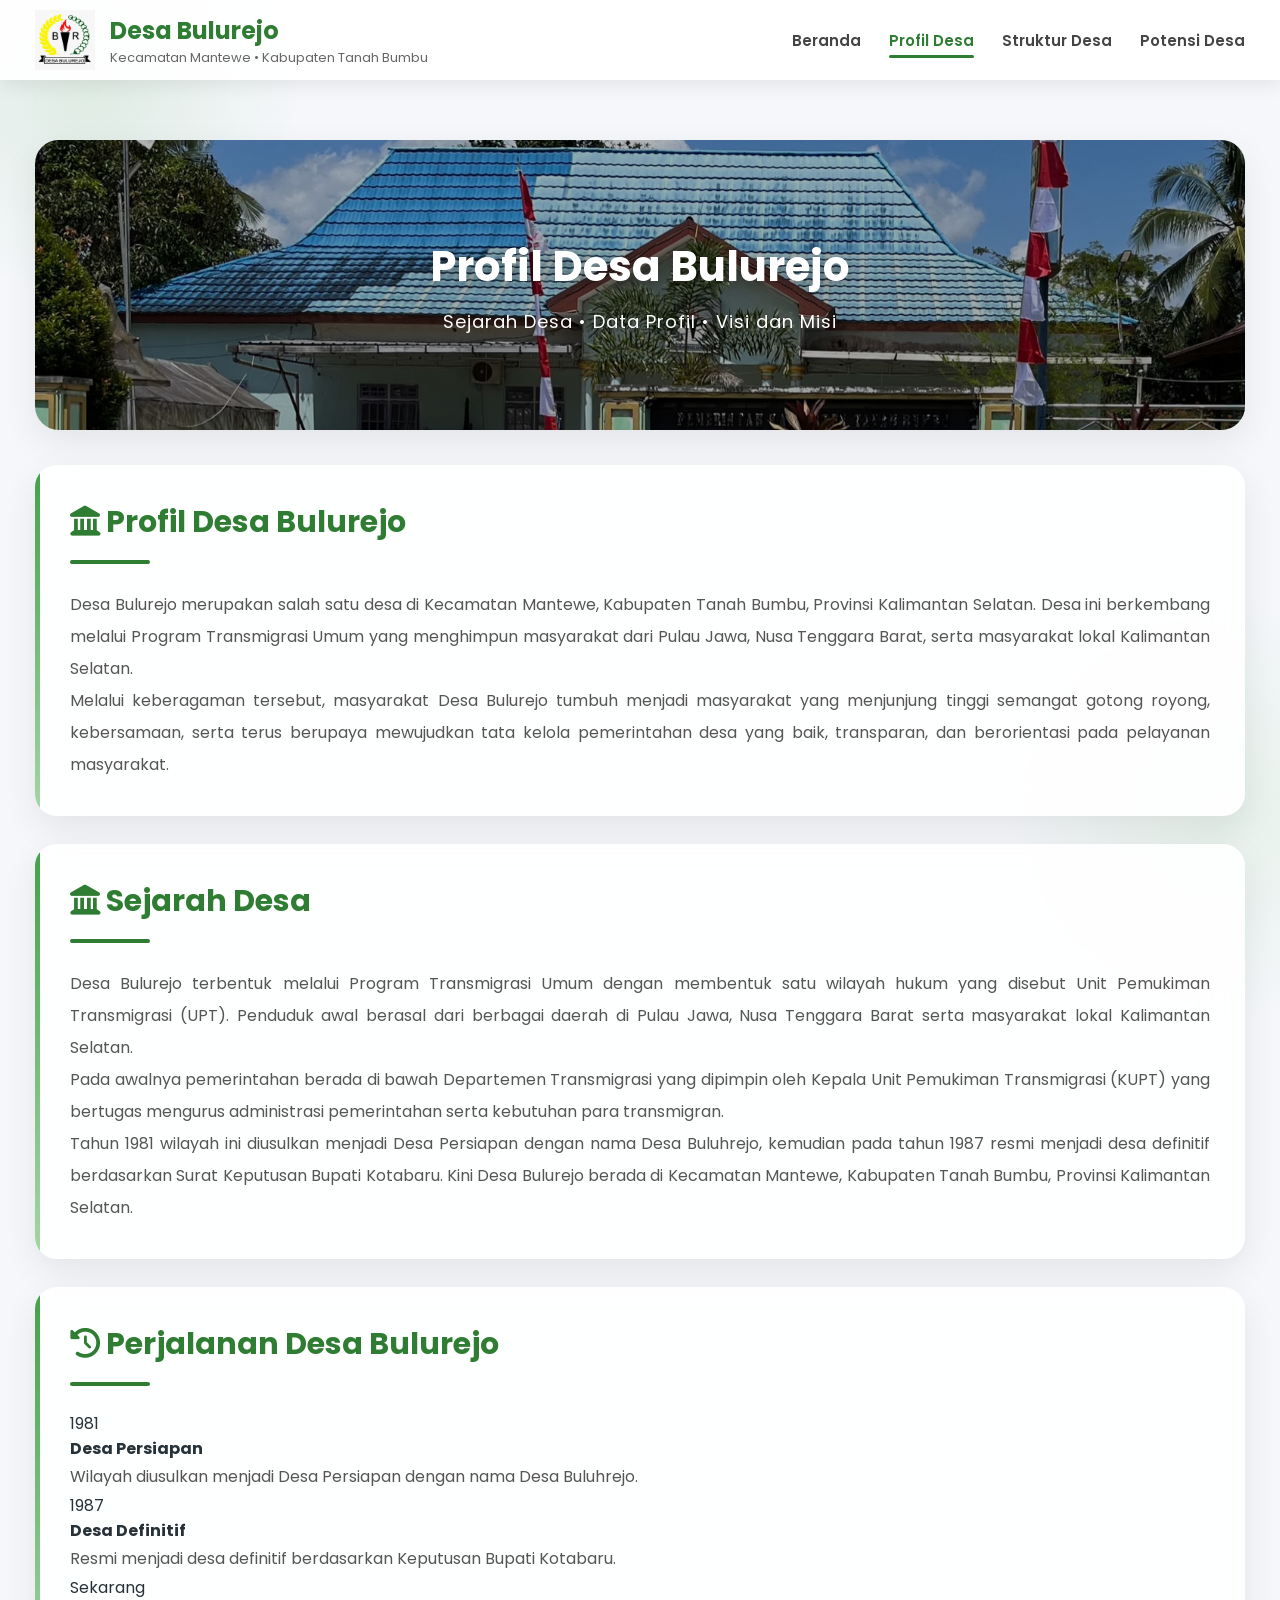
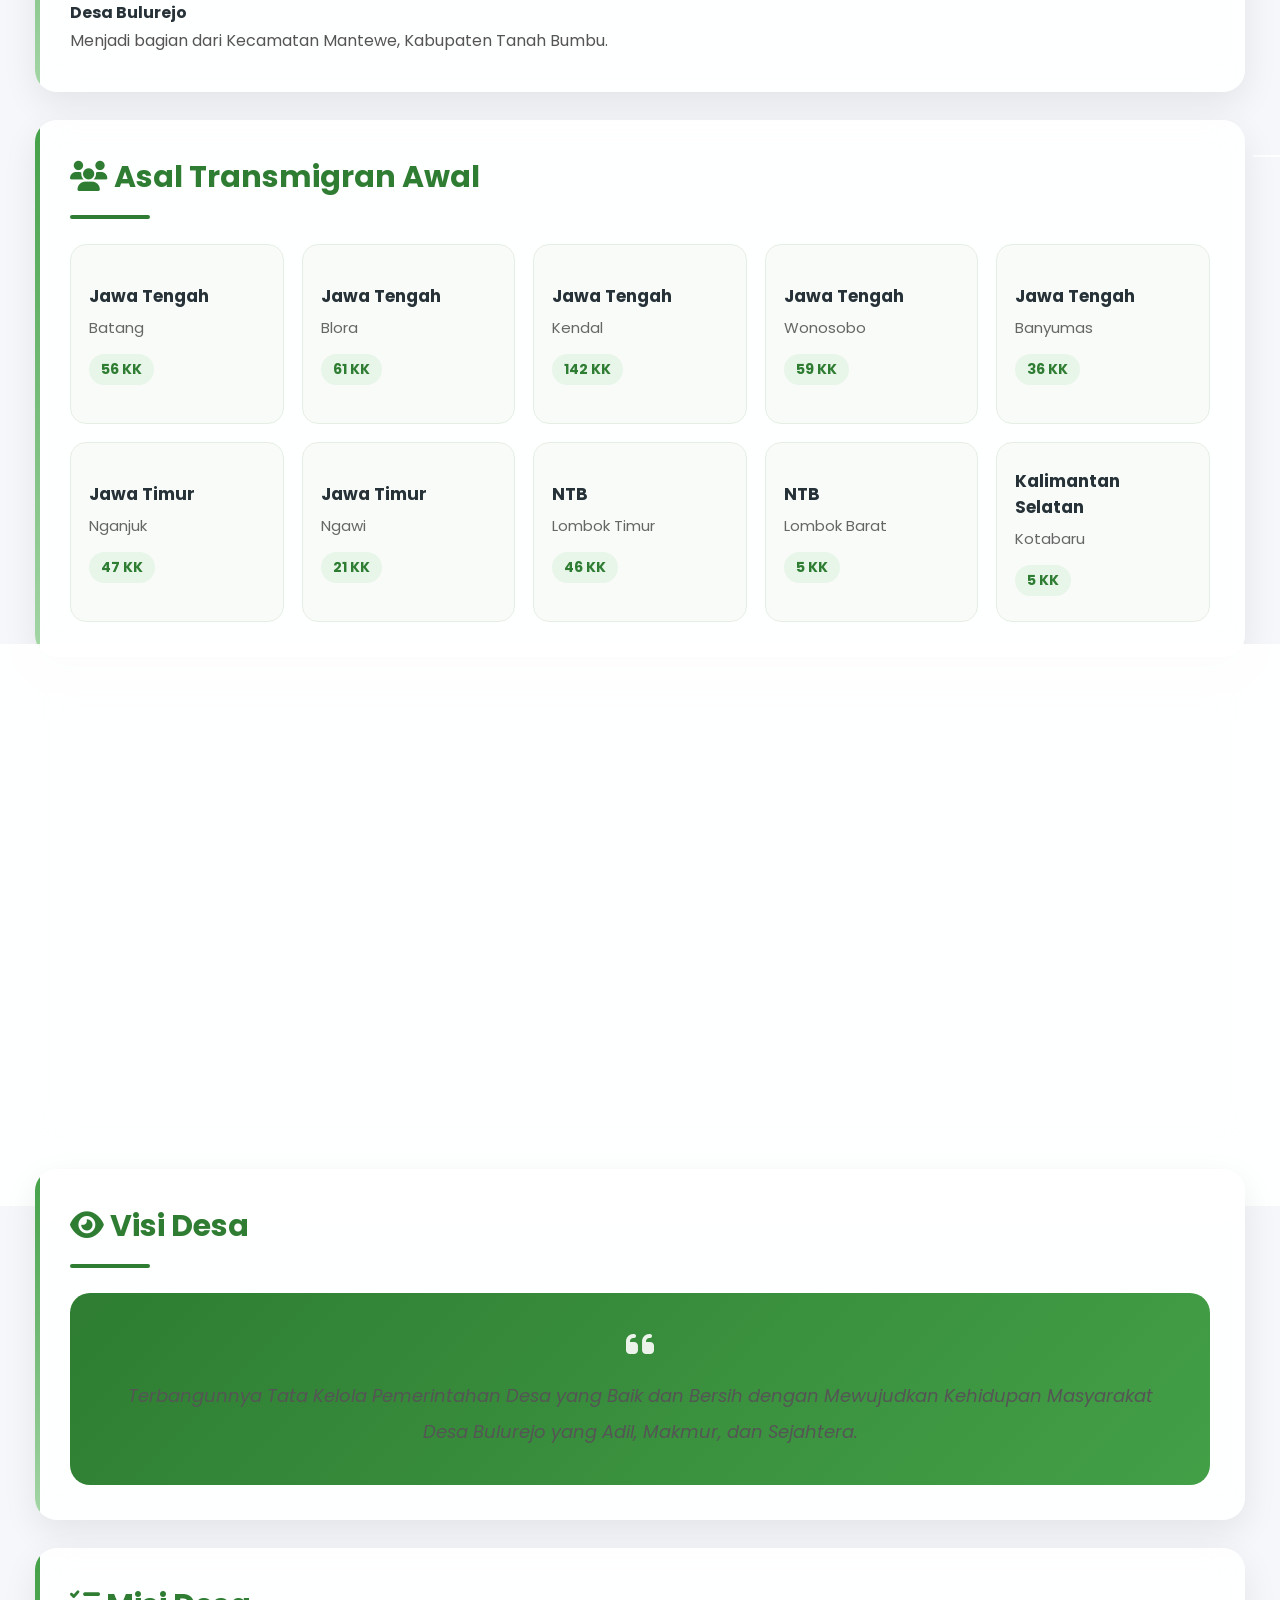
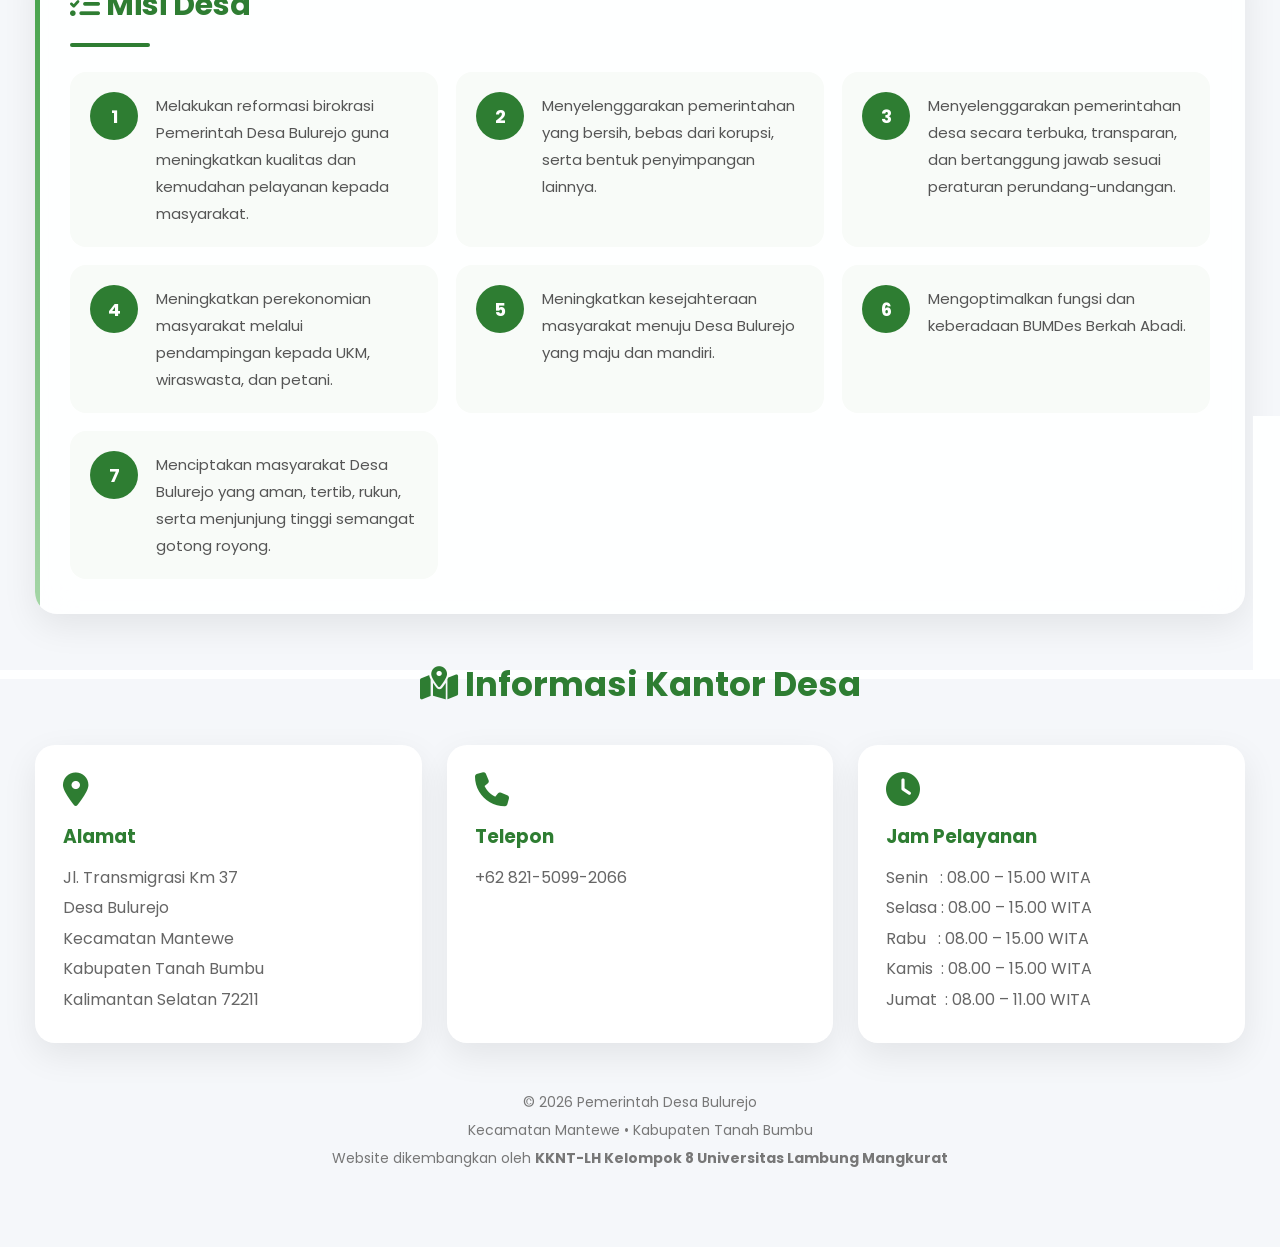
<file: profil desa.html>
<!DOCTYPE html>
<html lang="id">

<head>

<meta charset="UTF-8">

<meta name="viewport"
content="width=device-width, initial-scale=1.0">

<title>Profil Desa Bulurejo</title>

<meta name="description"
content="Profil Desa Bulurejo Kecamatan Mantewe Kabupaten Tanah Bumbu">

<link rel="preconnect"
href="https://fonts.googleapis.com">

<link rel="preconnect"
href="https://fonts.gstatic.com"
crossorigin>

<link href="https://fonts.googleapis.com/css2?family=Poppins:wght@300;400;500;600;700;800&display=swap"
rel="stylesheet">

<link rel="stylesheet"
href="https://cdnjs.cloudflare.com/ajax/libs/font-awesome/6.5.2/css/all.min.css">

<style>

/* =========================================
RESET
========================================= */

* {
    margin: 0;
    padding: 0;
    box-sizing: border-box;
    font-family: 'Poppins', sans-serif;
    scroll-behavior: smooth;
}

:root {

    --primary: #2E7D32;
    --primary2: #43A047;
    --secondary: #E8F5E9;
    --accent: #A5D6A7;

    --white: #ffffff;
    --dark: #263238;
    --text: #616161;

    --shadow: 0 12px 35px rgba(0,0,0,.08);

}

body {

    background: #F5F7FA;
    color: var(--dark);
    overflow-x: hidden;

}

/* =========================================
BACKGROUND
========================================= */

body::before {

    content: "";

    position: fixed;

    top: -120px;
    left: -120px;

    width: 420px;
    height: 420px;

    background: radial-gradient(
        circle,
        rgba(67,160,71,.12),
        transparent 70%
    );

    z-index: -3;

}

body::after {

    content: "";

    position: fixed;

    right: -150px;
    bottom: -120px;

    width: 420px;
    height: 420px;

    background: radial-gradient(
        circle,
        rgba(165,214,167,.18),
        transparent 70%
    );

    z-index: -3;

}

/* =========================================
HEADER
========================================= */

.header {

    position: fixed;

    top: 0;
    left: 0;

    width: 100%;
    height: 80px;

    display: flex;
    justify-content: space-between;
    align-items: center;

    padding: 0 35px;

    background: rgba(255,255,255,.92);

    backdrop-filter: blur(14px);

    box-shadow: 0 5px 18px rgba(0,0,0,.08);

    z-index: 9999;

    transition: .35s;

}

.header.scrolled {

    background: rgba(255,255,255,.97);

    box-shadow: 0 12px 30px rgba(0,0,0,.10);

}

/* =========================================
LOGO HEADER
========================================= */

.logo {

    display: flex;
    align-items: center;
    gap: 15px;

}

.logo img {

    width: 60px;
    height: 60px;

    object-fit: contain;

    transition: .35s;

}

.logo img:hover {

    transform: scale(1.08);

}

.logo-text h2 {

    font-size: 24px;

    color: var(--primary);

    font-weight: 700;

}

.logo-text p {

    font-size: 13px;

    color: #666;

}

/* =========================================
NAVIGATION
========================================= */

.nav-menu {

    display: flex;

    align-items: center;

    gap: 28px;

}

.nav-menu a {

    text-decoration: none;

    font-size: 15px;

    font-weight: 600;

    color: #444;

    position: relative;

    transition: .3s;

}

.nav-menu a:hover {

    color: var(--primary);

}

.nav-menu a.active {

    color: var(--primary);

}

.nav-menu a::after {

    content: "";

    position: absolute;

    left: 0;
    bottom: -6px;

    width: 0;
    height: 3px;

    background: var(--primary);

    border-radius: 50px;

    transition: .3s;

}

.nav-menu a:hover::after,
.nav-menu a.active::after {

    width: 100%;

}

/* =========================================
MOBILE MENU
========================================= */

.menu-toggle {

    display: none;

    font-size: 28px;

    cursor: pointer;

    color: var(--primary);

}

.mobile-menu {

    position: fixed;

    top: 80px;
    right: -100%;

    width: 290px;

    height: calc(100vh - 80px);

    background: white;

    padding: 25px;

    overflow-y: auto;

    transition: .35s;

    box-shadow: -5px 0 25px rgba(0,0,0,.08);

    z-index: 9998;

}

.mobile-menu.active {

    right: 0;

}

.mobile-menu ul {

    list-style: none;

}

.mobile-menu li {

    margin-bottom: 10px;

}

.mobile-menu a {

    display: block;

    padding: 14px 16px;

    text-decoration: none;

    border-radius: 12px;

    color: #444;

    font-weight: 500;

    transition: .3s;

}

.mobile-menu a:hover {

    background: var(--primary);

    color: white;

}

/* =========================================
MAIN
========================================= */

.main {

    max-width: 1350px;

    margin: 105px auto 40px;

    padding: 35px;

}

/* =========================================
HERO
========================================= */

.hero {

    position: relative;

    overflow: hidden;

    border-radius: 24px;

    box-shadow: var(--shadow);

    margin-bottom: 35px;

}

.hero img {

    width: 100%;

    height: 290px;

    object-fit: cover;

    display: block;

}

.hero::before {

    content: "";

    position: absolute;

    inset: 0;

    background: linear-gradient(
        rgba(0,0,0,.30),
        rgba(0,0,0,.35)
    );

}

.hero-content {

    position: absolute;

    top: 50%;
    left: 50%;

    transform: translate(-50%,-50%);

    text-align: center;

    color: white;

    width: 90%;

    z-index: 2;

}

.hero-content h1 {

    font-size: 42px;

    font-weight: 700;

    margin-bottom: 10px;

    text-shadow: 0 3px 12px rgba(0,0,0,.30);

}

.hero-content p {

    font-size: 18px;

    letter-spacing: 1px;

}

/* =========================================
CARD
========================================= */

.card {

    background: rgba(255,255,255,.90);

    backdrop-filter: blur(18px);

    padding: 35px;

    border-radius: 22px;

    box-shadow: var(--shadow);

    margin-bottom: 28px;

    transition: .35s;

    position: relative;

    overflow: hidden;

}

.card:hover {

    transform: translateY(-6px);

}

.card::before {

    content: "";

    position: absolute;

    left: 0;
    top: 0;

    width: 5px;
    height: 100%;

    background: linear-gradient(
        to bottom,
        #43A047,
        #A5D6A7
    );

}

.card h2 {

    color: var(--primary);

    font-size: 30px;

    margin-bottom: 15px;

}

.card p {

    font-size: 16px;

    line-height: 2;

    color: #555;

    text-align: justify;

}

.line {

    width: 80px;

    height: 4px;

    background: var(--primary);

    border-radius: 50px;

    margin: 15px 0 25px;

}

/* =========================================
DATA PROFIL
========================================= */

.profile-grid {

    display: grid;

    grid-template-columns: repeat(
        auto-fit,
        minmax(260px,1fr)
    );

    gap: 18px;

    margin-top: 25px;

}

.profile-item {

    background: #F8FBF8;

    padding: 18px 20px;

    border-left: 5px solid var(--primary);

    border-radius: 14px;

    transition: .3s;

}

.profile-item:hover {

    transform: translateY(-5px);

    box-shadow:
        0 10px 25px
        rgba(46,125,50,.10);

}

.profile-item span {

    display: block;

    font-size: 13px;

    color: #777;

    margin-bottom: 6px;

}

.profile-item strong {

    font-size: 16px;

    color: var(--dark);

}

/* =========================================
VISI
========================================= */

.vision-box {

    background:
        linear-gradient(
            135deg,
            #2E7D32,
            #43A047
        );

    color: #fff;

    padding: 35px;

    border-radius: 20px;

    text-align: center;

}

.vision-box i {

    font-size: 32px;

    margin-bottom: 18px;

    opacity: .9;

}

.vision-box p {

    font-size: 18px;

    line-height: 2;

    font-style: italic;

    text-align: center;

}

/* =========================================
MISI
========================================= */

.mission-grid {

    display: grid;

    grid-template-columns:
        repeat(auto-fit,minmax(320px,1fr));

    gap: 18px;

    margin-top: 25px;

}

.mission-item {

    display: flex;

    gap: 18px;

    padding: 20px;

    background: #F8FBF8;

    border-radius: 16px;

    transition: .3s;

}

.mission-item:hover {

    transform: translateY(-5px);

    box-shadow:
        0 10px 25px
        rgba(46,125,50,.10);

}

.number {

    min-width: 48px;

    height: 48px;

    background: var(--primary);

    border-radius: 50%;

    display: flex;

    align-items: center;

    justify-content: center;

    font-weight: 700;

    color: white;

    font-size: 18px;

}

.mission-item p {

    margin: 0;

    line-height: 1.8;

    font-size: 15px;

    text-align: left;

}

/* =========================================
ASAL TRANSMIGRAN
========================================= */

.origin-grid {

    display: grid;

    grid-template-columns:
        repeat(5,1fr);

    gap: 18px;

    margin-top: 25px;

}

.origin-card {

    background: #F8FBF8;

    padding: 22px 18px;

    border-radius: 16px;

    border: 1px solid #E5EEE5;

    min-height: 180px;

    display: flex;

    flex-direction: column;

    justify-content: center;

    transition: .3s;

}

.origin-card:hover {

    transform: translateY(-5px);

    box-shadow:
        0 10px 25px
        rgba(46,125,50,.12);

}

.origin-card h3 {

    font-size: 17px;

    color: var(--dark);

    margin-bottom: 8px;

    font-weight: 700;

}

.origin-card p {

    margin: 0 0 14px;

    color: #666;

    font-size: 15px;

    line-height: 1.5;

    text-align: left;

}

.origin-card span {

    display: inline-block;

    width: max-content;

    padding: 5px 12px;

    border-radius: 20px;

    background: #E8F5E9;

    color: var(--primary);

    font-size: 14px;

    font-weight: 700;

}

/* =========================================
FOOTER
========================================= */

.footer {

    margin-top: 45px;

    padding: 0;

    background: transparent;

}

.footer-title {

    text-align: center;

    margin-bottom: 35px;

}

.footer-title h2 {

    font-size: 34px;

    color: var(--primary);

}

.office-grid {

    display: grid;

    grid-template-columns:
        repeat(auto-fit,minmax(240px,1fr));

    gap: 25px;

}

.office-card {

    background: white;

    padding: 28px;

    border-radius: 20px;

    box-shadow:
        0 12px 35px
        rgba(0,0,0,.08);

    transition: .35s;

}

.office-card:hover {

    transform: translateY(-8px);

}

.office-card i {

    font-size: 34px;

    color: var(--primary);

    margin-bottom: 15px;

}

.office-card h3 {

    margin-bottom: 12px;

    color: var(--primary);

}

.office-card p {

    line-height: 1.9;

    color: #666;

}

/* =========================================
COPYRIGHT
========================================= */

.copyright {

    text-align: center;

    margin-top: 45px;

    font-size: 14px;

    line-height: 2;

    color: #777;

}

/* =========================================
BACK TO TOP
========================================= */

.back-top {

    position: fixed;

    right: 30px;
    bottom: 30px;

    width: 55px;
    height: 55px;

    border-radius: 50%;

    background:
        linear-gradient(
            135deg,
            #43A047,
            #2E7D32
        );

    display: none;

    align-items: center;
    justify-content: center;

    color: white;

    font-size: 22px;

    cursor: pointer;

    box-shadow:
        0 12px 30px
        rgba(46,125,50,.25);

    transition: .35s;

    z-index: 999;

}

.back-top:hover {

    transform: translateY(-6px);

}

/* =========================================
ANIMATION REVEAL
========================================= */

.reveal {

    opacity: 0;

    transform: translateY(35px);

    transition:
        opacity .8s ease,
        transform .8s ease;

}

.reveal.show {

    opacity: 1;

    transform: translateY(0);

}

/* =========================================
TABLET
========================================= */

@media(max-width:1100px) {

    .origin-grid {

        grid-template-columns:
            repeat(3,1fr);

    }

}

/* =========================================
RESPONSIVE
========================================= */

@media(max-width:992px) {

    .nav-menu {

        display: none;

    }

    .menu-toggle {

        display: block;

    }

    .hero img {

        height: 240px;

    }

    .hero-content h1 {

        font-size: 30px;

    }

}

/* =========================================
MOBILE
========================================= */

@media(max-width:768px) {

    .header {

        height: 70px;

        padding: 0 18px;

    }

    .mobile-menu {

        top: 70px;

        height: calc(100vh - 70px);

    }

    .logo img {

        width: 48px;

        height: 48px;

    }

    .logo-text h2 {

        font-size: 18px;

    }

    .logo-text p {

        font-size: 11px;

    }

    .main {

        margin-top: 90px;

        padding: 18px;

    }

    .hero img {

        height: 210px;

    }

    .hero-content h1 {

        font-size: 24px;

    }

    .hero-content p {

        font-size: 14px;

    }

    .card {

        padding: 25px;

    }

    .card h2 {

        font-size: 24px;

    }

    .card p {

        font-size: 15px;

    }

    .origin-grid {

        grid-template-columns:
            repeat(2,1fr);

        gap: 14px;

    }

    .origin-card {

        min-height: 150px;

        padding: 18px 15px;

    }

    .origin-card h3 {

        font-size: 15px;

    }

    .origin-card p {

        font-size: 14px;

    }

}

/* =========================================
MOBILE KECIL
========================================= */

@media(max-width:480px) {

    .origin-grid {

        grid-template-columns: 1fr;

    }

}

</style>

</head>

<body>

<!-- ======================================
HEADER
====================================== -->

<header class="header">

    <div class="logo">

        <img
            src="logo desa.jpeg"
            alt="Logo Desa Bulurejo">

        <div class="logo-text">

            <h2>Desa Bulurejo</h2>

            <p>
                Kecamatan Mantewe • Kabupaten Tanah Bumbu
            </p>

        </div>

    </div>

    <nav class="nav-menu">

        <a href="index.html">
            Beranda
        </a>

        <a
            href="profil desa.html"
            class="active">
            Profil Desa
        </a>

        <a href="struktur pemerintahan.html">
            Struktur Desa
        </a>

        <a href="potensi desa.html">
            Potensi Desa
        </a>

    </nav>

    <div class="menu-toggle">

        <i class="fas fa-bars"></i>

    </div>

</header>

<!-- ======================================
MENU MOBILE
====================================== -->

<div class="mobile-menu">

    <ul>

        <li>
            <a href="index.html">
                <i class="fas fa-house"></i>
                &nbsp; Beranda
            </a>
        </li>

        <li>
            <a href="profil desa.html">
                <i class="fas fa-book-open"></i>
                &nbsp; Profil Desa
            </a>
        </li>

        <li>
            <a href="struktur pemerintahan.html">
                <i class="fas fa-users"></i>
                &nbsp; Struktur Desa
            </a>
        </li>

        <li>
            <a href="potensi desa.html">
                <i class="fas fa-seedling"></i>
                &nbsp; Potensi Desa
            </a>
        </li>

    </ul>

</div>

<!-- ======================================
MAIN
====================================== -->

<main class="main">

<!-- ======================================
HERO
====================================== -->

<section class="hero">

    <img
        src="kantor desa.jpeg"
        alt="Kantor Desa Bulurejo">

    <div class="hero-content">

        <h1>
            Profil Desa Bulurejo
        </h1>

        <p>
            Sejarah Desa • Data Profil • Visi dan Misi
        </p>

    </div>

</section>

<!-- ======================================
PEMBUKA
====================================== -->

<section class="card reveal">

    <h2>

        <i class="fas fa-landmark"></i>

        Profil Desa Bulurejo

    </h2>

    <div class="line"></div>

    <p>

        Desa Bulurejo merupakan salah satu desa di Kecamatan Mantewe,
        Kabupaten Tanah Bumbu, Provinsi Kalimantan Selatan.
        Desa ini berkembang melalui Program Transmigrasi Umum yang
        menghimpun masyarakat dari Pulau Jawa, Nusa Tenggara Barat,
        serta masyarakat lokal Kalimantan Selatan.

    </p>

    <p>

        Melalui keberagaman tersebut, masyarakat Desa Bulurejo tumbuh
        menjadi masyarakat yang menjunjung tinggi semangat gotong royong,
        kebersamaan, serta terus berupaya mewujudkan tata kelola pemerintahan
        desa yang baik, transparan, dan berorientasi pada pelayanan masyarakat.

    </p>

</section>

<!-- ======================================
SEJARAH DESA
====================================== -->

<section class="card reveal">

    <h2>

        <i class="fas fa-landmark"></i>

        Sejarah Desa

    </h2>

    <div class="line"></div>

    <p>

        Desa Bulurejo terbentuk melalui Program Transmigrasi Umum
        dengan membentuk satu wilayah hukum yang disebut Unit
        Pemukiman Transmigrasi (UPT). Penduduk awal berasal dari
        berbagai daerah di Pulau Jawa, Nusa Tenggara Barat serta
        masyarakat lokal Kalimantan Selatan.

    </p>

    <p>

        Pada awalnya pemerintahan berada di bawah Departemen
        Transmigrasi yang dipimpin oleh Kepala Unit Pemukiman
        Transmigrasi (KUPT) yang bertugas mengurus administrasi
        pemerintahan serta kebutuhan para transmigran.

    </p>

    <p>

        Tahun 1981 wilayah ini diusulkan menjadi Desa Persiapan
        dengan nama Desa Buluhrejo, kemudian pada tahun 1987 resmi
        menjadi desa definitif berdasarkan Surat Keputusan Bupati
        Kotabaru. Kini Desa Bulurejo berada di Kecamatan Mantewe,
        Kabupaten Tanah Bumbu, Provinsi Kalimantan Selatan.

    </p>

</section>

<!-- ======================================
TIMELINE
====================================== -->

<section class="card reveal">

    <h2>

        <i class="fas fa-clock-rotate-left"></i>

        Perjalanan Desa Bulurejo

    </h2>

    <div class="line"></div>

    <div class="timeline">

        <div class="timeline-item">

            <div class="year">
                1981
            </div>

            <div class="timeline-content">

                <h4>
                    Desa Persiapan
                </h4>

                <p>
                    Wilayah diusulkan menjadi Desa Persiapan
                    dengan nama Desa Buluhrejo.
                </p>

            </div>

        </div>

        <div class="timeline-item">

            <div class="year">
                1987
            </div>

            <div class="timeline-content">

                <h4>
                    Desa Definitif
                </h4>

                <p>
                    Resmi menjadi desa definitif berdasarkan
                    Keputusan Bupati Kotabaru.
                </p>

            </div>

        </div>

        <div class="timeline-item">

            <div class="year">
                Sekarang
            </div>

            <div class="timeline-content">

                <h4>
                    Desa Bulurejo
                </h4>

                <p>
                    Menjadi bagian dari Kecamatan Mantewe,
                    Kabupaten Tanah Bumbu.
                </p>

            </div>

        </div>

    </div>

</section>

<!-- ======================================
ASAL TRANSMIGRAN
====================================== -->

<section class="card reveal">

    <h2>

        <i class="fas fa-users"></i>

        Asal Transmigran Awal

    </h2>

    <div class="line"></div>

    <div class="origin-grid">

        <div class="origin-card">
            <h3>Jawa Tengah</h3>
            <p>Batang</p>
            <span>56 KK</span>
        </div>

        <div class="origin-card">
            <h3>Jawa Tengah</h3>
            <p>Blora</p>
            <span>61 KK</span>
        </div>

        <div class="origin-card">
            <h3>Jawa Tengah</h3>
            <p>Kendal</p>
            <span>142 KK</span>
        </div>

        <div class="origin-card">
            <h3>Jawa Tengah</h3>
            <p>Wonosobo</p>
            <span>59 KK</span>
        </div>

        <div class="origin-card">
            <h3>Jawa Tengah</h3>
            <p>Banyumas</p>
            <span>36 KK</span>
        </div>

        <div class="origin-card">
            <h3>Jawa Timur</h3>
            <p>Nganjuk</p>
            <span>47 KK</span>
        </div>

        <div class="origin-card">
            <h3>Jawa Timur</h3>
            <p>Ngawi</p>
            <span>21 KK</span>
        </div>

        <div class="origin-card">
            <h3>NTB</h3>
            <p>Lombok Timur</p>
            <span>46 KK</span>
        </div>

        <div class="origin-card">
            <h3>NTB</h3>
            <p>Lombok Barat</p>
            <span>5 KK</span>
        </div>

        <div class="origin-card">
            <h3>Kalimantan Selatan</h3>
            <p>Kotabaru</p>
            <span>5 KK</span>
        </div>

    </div>

</section>

<!-- ======================================
DATA PROFIL
====================================== -->

<section class="card reveal">

    <h2>

        <i class="fas fa-id-card"></i>

        Data Profil Desa

    </h2>

    <div class="line"></div>

    <div class="profile-grid">

        <div class="profile-item">
            <span>Desa</span>
            <strong>Bulurejo</strong>
        </div>

        <div class="profile-item">
            <span>Kecamatan</span>
            <strong>Mantewe</strong>
        </div>

        <div class="profile-item">
            <span>Kabupaten</span>
            <strong>Tanah Bumbu</strong>
        </div>

        <div class="profile-item">
            <span>Provinsi</span>
            <strong>Kalimantan Selatan</strong>
        </div>

        <div class="profile-item">
            <span>Tahun Pembentukan</span>
            <strong>1985</strong>
        </div>

        <div class="profile-item">
            <span>Luas Wilayah</span>
            <strong>2.318 Ha</strong>
        </div>

        <div class="profile-item">
            <span>Koordinat</span>
            <strong>115.82435 BT / -3.210038 LS</strong>
        </div>

        <div class="profile-item">
            <span>Batas Utara</span>
            <strong>Desa Mantawakan Mulia</strong>
        </div>

        <div class="profile-item">
            <span>Batas Selatan</span>
            <strong>Desa Sidomulyo</strong>
        </div>

        <div class="profile-item">
            <span>Batas Timur</span>
            <strong>Desa Sari Mulya</strong>
        </div>

        <div class="profile-item">
            <span>Batas Barat</span>
            <strong>-</strong>
        </div>

    </div>

</section>

<!-- ======================================
VISI
====================================== -->

<section class="card reveal">

    <h2>

        <i class="fas fa-eye"></i>

        Visi Desa

    </h2>

    <div class="line"></div>

    <div class="vision-box">

        <i class="fas fa-quote-left"></i>

        <p>

            Terbangunnya Tata Kelola Pemerintahan Desa yang Baik
            dan Bersih dengan Mewujudkan Kehidupan Masyarakat
            Desa Bulurejo yang Adil, Makmur, dan Sejahtera.

        </p>

    </div>

</section>

<!-- ======================================
MISI
====================================== -->

<section class="card reveal">

    <h2>

        <i class="fas fa-list-check"></i>

        Misi Desa

    </h2>

    <div class="line"></div>

    <div class="mission-grid">

        <div class="mission-item">
            <div class="number">1</div>
            <p>
                Melakukan reformasi birokrasi Pemerintah Desa
                Bulurejo guna meningkatkan kualitas dan kemudahan
                pelayanan kepada masyarakat.
            </p>
        </div>

        <div class="mission-item">
            <div class="number">2</div>
            <p>
                Menyelenggarakan pemerintahan yang bersih,
                bebas dari korupsi, serta bentuk penyimpangan lainnya.
            </p>
        </div>

        <div class="mission-item">
            <div class="number">3</div>
            <p>
                Menyelenggarakan pemerintahan desa secara terbuka,
                transparan, dan bertanggung jawab sesuai peraturan
                perundang-undangan.
            </p>
        </div>

        <div class="mission-item">
            <div class="number">4</div>
            <p>
                Meningkatkan perekonomian masyarakat melalui
                pendampingan kepada UKM, wiraswasta, dan petani.
            </p>
        </div>

        <div class="mission-item">
            <div class="number">5</div>
            <p>
                Meningkatkan kesejahteraan masyarakat menuju
                Desa Bulurejo yang maju dan mandiri.
            </p>
        </div>

        <div class="mission-item">
            <div class="number">6</div>
            <p>
                Mengoptimalkan fungsi dan keberadaan
                BUMDes Berkah Abadi.
            </p>
        </div>

        <div class="mission-item">
            <div class="number">7</div>
            <p>
                Menciptakan masyarakat Desa Bulurejo yang aman,
                tertib, rukun, serta menjunjung tinggi semangat
                gotong royong.
            </p>
        </div>

    </div>

</section>

<!-- ======================================
FOOTER
====================================== -->

<footer class="footer reveal">

    <div class="footer-title">

        <h2>

            <i class="fas fa-map-location-dot"></i>

            Informasi Kantor Desa

        </h2>

    </div>

    <div class="office-grid">

        <div class="office-card">

            <i class="fas fa-location-dot"></i>

            <h3>Alamat</h3>

            <p>
                Jl. Transmigrasi Km 37<br>
                Desa Bulurejo<br>
                Kecamatan Mantewe<br>
                Kabupaten Tanah Bumbu<br>
                Kalimantan Selatan 72211
            </p>

        </div>

        <div class="office-card">

            <i class="fas fa-phone"></i>

            <h3>Telepon</h3>

            <p>
                +62 821-5099-2066
            </p>

        </div>

        <div class="office-card">

            <i class="fas fa-clock"></i>

            <h3>Jam Pelayanan</h3>

            <p>
                Senin&nbsp;&nbsp;&nbsp;: 08.00 – 15.00 WITA<br>
                Selasa&nbsp;: 08.00 – 15.00 WITA<br>
                Rabu&nbsp;&nbsp;&nbsp;: 08.00 – 15.00 WITA<br>
                Kamis&nbsp;&nbsp;: 08.00 – 15.00 WITA<br>
                Jumat&nbsp;&nbsp;: 08.00 – 11.00 WITA
            </p>

        </div>

    </div>

</footer>

<!-- ======================================
COPYRIGHT
====================================== -->

<div class="copyright">

    <p>
        © 2026 Pemerintah Desa Bulurejo
    </p>

    <p>
        Kecamatan Mantewe • Kabupaten Tanah Bumbu
    </p>

    <p>
        Website dikembangkan oleh
        <strong>
            KKNT-LH Kelompok 8
            Universitas Lambung Mangkurat
        </strong>
    </p>

</div>

</main>

<!-- ======================================
BACK TO TOP
====================================== -->

<div class="back-top">

    <i class="fas fa-arrow-up"></i>

</div>

<script>

/* =========================================
MENU MOBILE
========================================= */

const menu = document.querySelector(".menu-toggle");
const mobile = document.querySelector(".mobile-menu");

menu.addEventListener("click", function() {

    mobile.classList.toggle("active");

    menu.innerHTML =
        mobile.classList.contains("active")
        ? '<i class="fas fa-times"></i>'
        : '<i class="fas fa-bars"></i>';

});

/* =========================================
TUTUP MENU MOBILE SAAT LINK DIKLIK
========================================= */

document.querySelectorAll(".mobile-menu a").forEach(link => {

    link.addEventListener("click", function() {

        mobile.classList.remove("active");

        menu.innerHTML =
            '<i class="fas fa-bars"></i>';

    });

});

/* =========================================
HEADER SCROLL
========================================= */

window.addEventListener("scroll", function() {

    document
        .querySelector(".header")
        .classList.toggle(
            "scrolled",
            window.scrollY > 50
        );

});

/* =========================================
BACK TO TOP
========================================= */

const topBtn = document.querySelector(".back-top");

window.addEventListener("scroll", function() {

    topBtn.style.display =
        window.scrollY > 400
        ? "flex"
        : "none";

});

topBtn.addEventListener("click", function() {

    window.scrollTo({

        top: 0,

        behavior: "smooth"

    });

});

/* =========================================
REVEAL ANIMATION
========================================= */

const reveal =
    document.querySelectorAll(".reveal");

const observer =
    new IntersectionObserver(
        entries => {

            entries.forEach(entry => {

                if (entry.isIntersecting) {

                    entry.target.classList.add("show");

                    observer.unobserve(
                        entry.target
                    );

                }

            });

        },
        {
            threshold: 0.12
        }
    );

reveal.forEach(el => {

    observer.observe(el);

});

</script>

</body>

</html>
</file>
